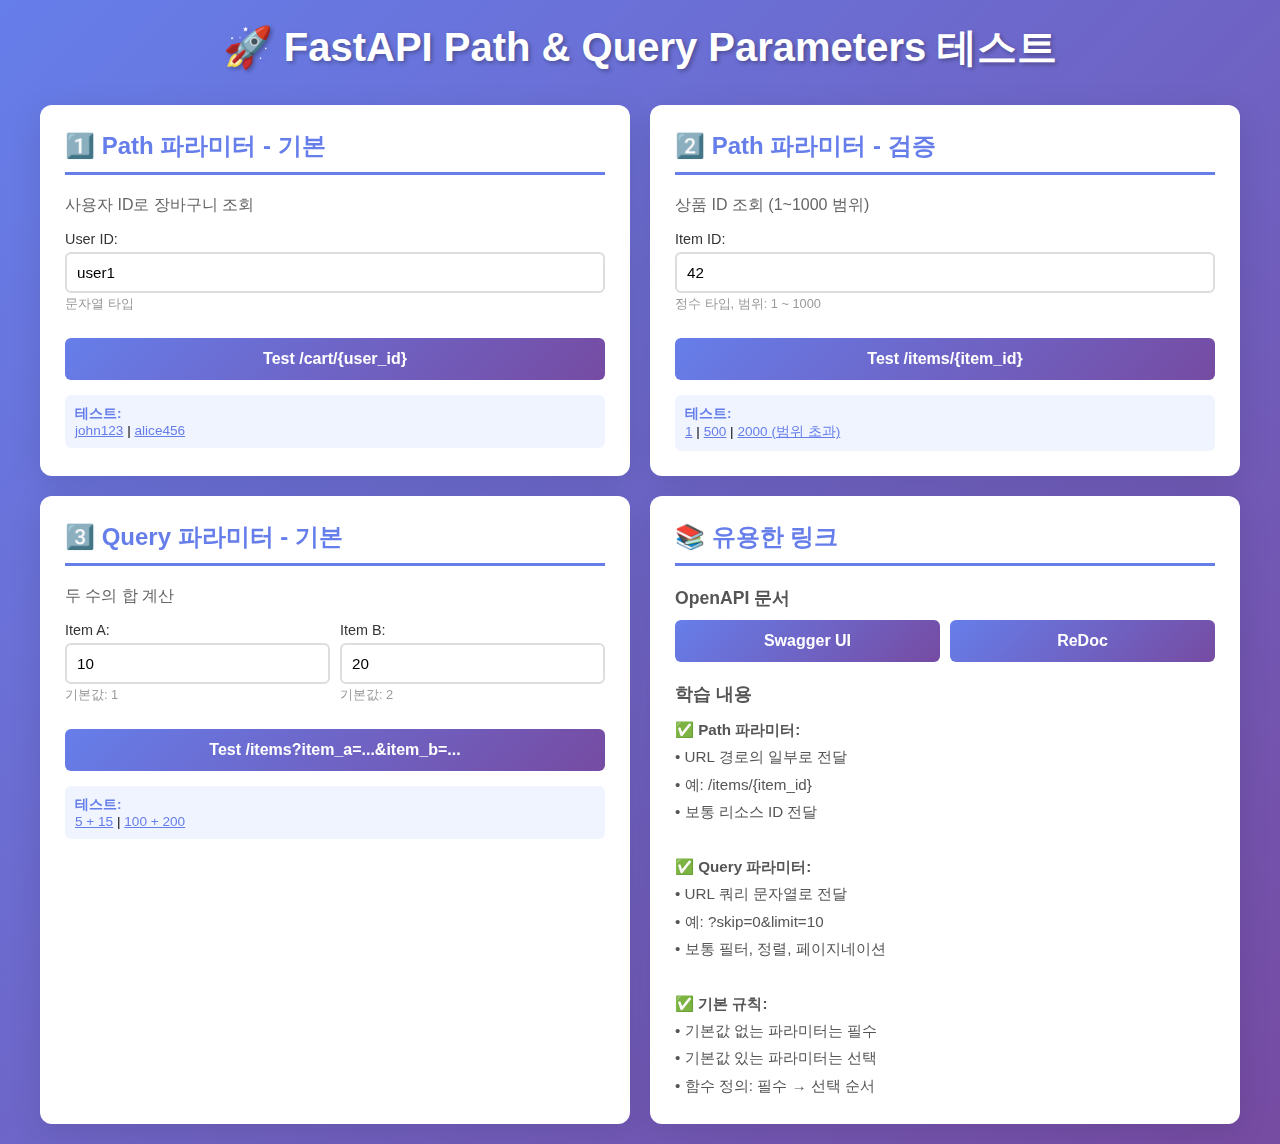
<file: templates/index.html>
<!DOCTYPE html>
<html lang="ko">
<head>
    <meta charset="UTF-8">
    <meta name="viewport" content="width=device-width, initial-scale=1.0">
    <title>FastAPI - Path & Query Parameters 테스트</title>
    <style>
        * {
            margin: 0;
            padding: 0;
            box-sizing: border-box;
        }

        body {
            font-family: 'Segoe UI', Tahoma, Geneva, Verdana, sans-serif;
            background: linear-gradient(135deg, #667eea 0%, #764ba2 100%);
            min-height: 100vh;
            padding: 20px;
        }

        .container {
            max-width: 1200px;
            margin: 0 auto;
        }

        h1 {
            color: white;
            text-align: center;
            margin-bottom: 30px;
            font-size: 2.5em;
            text-shadow: 2px 2px 4px rgba(0,0,0,0.3);
        }

        .sections {
            display: grid;
            grid-template-columns: repeat(auto-fit, minmax(500px, 1fr));
            gap: 20px;
        }

        .section {
            background: white;
            border-radius: 12px;
            padding: 25px;
            box-shadow: 0 8px 32px rgba(0,0,0,0.1);
            backdrop-filter: blur(10px);
        }

        .section h2 {
            color: #667eea;
            margin-bottom: 20px;
            font-size: 1.5em;
            border-bottom: 3px solid #667eea;
            padding-bottom: 10px;
        }

        .section h3 {
            color: #555;
            margin-top: 20px;
            margin-bottom: 10px;
            font-size: 1.1em;
        }

        .form-group {
            margin-bottom: 15px;
        }

        label {
            display: block;
            margin-bottom: 5px;
            color: #333;
            font-weight: 500;
            font-size: 0.9em;
        }

        input, select {
            width: 100%;
            padding: 10px;
            border: 2px solid #ddd;
            border-radius: 6px;
            font-size: 0.95em;
            transition: border-color 0.3s;
        }

        input:focus, select:focus {
            outline: none;
            border-color: #667eea;
            box-shadow: 0 0 0 3px rgba(102, 126, 234, 0.1);
        }

        button {
            width: 100%;
            padding: 12px;
            background: linear-gradient(135deg, #667eea 0%, #764ba2 100%);
            color: white;
            border: none;
            border-radius: 6px;
            font-size: 1em;
            font-weight: 600;
            cursor: pointer;
            transition: transform 0.2s, box-shadow 0.2s;
            margin-top: 10px;
        }

        button:hover {
            transform: translateY(-2px);
            box-shadow: 0 8px 16px rgba(102, 126, 234, 0.4);
        }

        button:active {
            transform: translateY(0);
        }

        .result {
            margin-top: 20px;
            padding: 15px;
            background: #f8f9fa;
            border-left: 4px solid #667eea;
            border-radius: 6px;
            display: none;
        }

        .result.show {
            display: block;
        }

        .result-title {
            color: #667eea;
            font-weight: 600;
            margin-bottom: 10px;
        }

        .result-content {
            background: white;
            padding: 10px;
            border-radius: 4px;
            font-family: 'Courier New', monospace;
            font-size: 0.9em;
            word-break: break-all;
            max-height: 300px;
            overflow-y: auto;
        }

        .result-url {
            color: #666;
            font-size: 0.85em;
            margin-top: 10px;
            word-break: break-all;
            background: #e8eaf6;
            padding: 8px;
            border-radius: 4px;
        }

        .error {
            color: #d32f2f;
            border-left-color: #d32f2f;
        }

        .success {
            color: #388e3c;
            border-left-color: #388e3c;
        }

        .form-row {
            display: grid;
            grid-template-columns: 1fr 1fr;
            gap: 10px;
        }

        .inline-buttons {
            display: grid;
            grid-template-columns: 1fr 1fr;
            gap: 10px;
            margin-top: 10px;
        }

        .inline-buttons button {
            margin: 0;
        }

        .param-info {
            font-size: 0.8em;
            color: #999;
            margin-top: 3px;
        }

        .examples {
            margin-top: 15px;
            padding: 10px;
            background: #f0f4ff;
            border-radius: 6px;
            font-size: 0.85em;
        }

        .examples strong {
            color: #667eea;
        }

        .test-link {
            color: #667eea;
            cursor: pointer;
            text-decoration: underline;
        }

        .test-link:hover {
            color: #764ba2;
        }

        .loading {
            display: none;
            text-align: center;
            color: #667eea;
        }

        .spinner {
            border: 3px solid #f3f3f3;
            border-top: 3px solid #667eea;
            border-radius: 50%;
            width: 20px;
            height: 20px;
            animation: spin 1s linear infinite;
            display: inline-block;
            margin-right: 8px;
        }

        @keyframes spin {
            0% { transform: rotate(0deg); }
            100% { transform: rotate(360deg); }
        }

        .status-code {
            display: inline-block;
            padding: 4px 8px;
            border-radius: 4px;
            font-weight: 600;
            margin-top: 8px;
            font-size: 0.9em;
        }

        .status-200 {
            background: #c8e6c9;
            color: #2e7d32;
        }

        .status-422 {
            background: #ffccbc;
            color: #d84315;
        }

        .status-404 {
            background: #ffe0b2;
            color: #e65100;
        }
    </style>
</head>
<body>
    <div class="container">
        <h1>🚀 FastAPI Path & Query Parameters 테스트</h1>

        <div class="sections">
            <!-- Section 1: Path 파라미터 기본 -->
            <div class="section">
                <h2>1️⃣ Path 파라미터 - 기본</h2>
                <p style="color: #666; margin-bottom: 15px;">사용자 ID로 장바구니 조회</p>

                <div class="form-group">
                    <label for="cart-user-id">User ID:</label>
                    <input type="text" id="cart-user-id" placeholder="예: john123" value="user1">
                    <div class="param-info">문자열 타입</div>
                </div>

                <button onclick="testCart()">Test /cart/{user_id}</button>

                <div class="examples">
                    <strong>테스트:</strong><br>
                    <span class="test-link" onclick="setInputAndTest('cart-user-id', 'john123', testCart)">john123</span> |
                    <span class="test-link" onclick="setInputAndTest('cart-user-id', 'alice456', testCart)">alice456</span>
                </div>

                <div class="result" id="cart-result">
                    <div class="result-title">응답:</div>
                    <div class="result-content" id="cart-content"></div>
                    <div class="result-url" id="cart-url"></div>
                </div>
            </div>

            <!-- Section 2: Path 파라미터 검증 -->
            <div class="section">
                <h2>2️⃣ Path 파라미터 - 검증</h2>
                <p style="color: #666; margin-bottom: 15px;">상품 ID 조회 (1~1000 범위)</p>

                <div class="form-group">
                    <label for="item-id">Item ID:</label>
                    <input type="number" id="item-id" placeholder="1 ~ 1000" value="42" min="1" max="1000">
                    <div class="param-info">정수 타입, 범위: 1 ~ 1000</div>
                </div>

                <button onclick="testItem()">Test /items/{item_id}</button>

                <div class="examples">
                    <strong>테스트:</strong><br>
                    <span class="test-link" onclick="setInputAndTest('item-id', '1', testItem)">1</span> |
                    <span class="test-link" onclick="setInputAndTest('item-id', '500', testItem)">500</span> |
                    <span class="test-link" onclick="setInputAndTest('item-id', '2000', testItem)">2000 (범위 초과)</span>
                </div>

                <div class="result" id="item-result">
                    <div class="result-title">응답:</div>
                    <div class="result-content" id="item-content"></div>
                    <div class="result-url" id="item-url"></div>
                </div>
            </div>

            <!-- Section 3: Query 파라미터 기본 -->
            <div class="section">
                <h2>3️⃣ Query 파라미터 - 기본</h2>
                <p style="color: #666; margin-bottom: 15px;">두 수의 합 계산</p>

                <div class="form-row">
                    <div class="form-group">
                        <label for="item-a">Item A:</label>
                        <input type="number" id="item-a" value="10">
                        <div class="param-info">기본값: 1</div>
                    </div>
                    <div class="form-group">
                        <label for="item-b">Item B:</label>
                        <input type="number" id="item-b" value="20">
                        <div class="param-info">기본값: 2</div>
                    </div>
                </div>

                <button onclick="testItems()">Test /items?item_a=...&item_b=...</button>

                <div class="examples">
                    <strong>테스트:</strong><br>
                    <span class="test-link" onclick="setInputsAndTest('item-a', '5', 'item-b', '15', testItems)">5 + 15</span> |
                    <span class="test-link" onclick="setInputsAndTest('item-a', '100', 'item-b', '200', testItems)">100 + 200</span>
                </div>

                <div class="result" id="items-result">
                    <div class="result-title">응답:</div>
                    <div class="result-content" id="items-content"></div>
                    <div class="result-url" id="items-url"></div>
                </div>
            </div>

            <!-- Section 4: 문서 및 도움말 -->
            <div class="section">
                <h2>📚 유용한 링크</h2>

                <h3>OpenAPI 문서</h3>
                <div class="inline-buttons">
                    <button onclick="openInNewTab('/docs')">Swagger UI</button>
                    <button onclick="openInNewTab('/redoc')">ReDoc</button>
                </div>

                <h3 style="margin-top: 20px;">학습 내용</h3>
                <div style="margin-top: 10px; color: #555; font-size: 0.95em; line-height: 1.8;">
                    <strong>✅ Path 파라미터:</strong><br>
                    • URL 경로의 일부로 전달<br>
                    • 예: /items/{item_id}<br>
                    • 보통 리소스 ID 전달<br><br>

                    <strong>✅ Query 파라미터:</strong><br>
                    • URL 쿼리 문자열로 전달<br>
                    • 예: ?skip=0&limit=10<br>
                    • 보통 필터, 정렬, 페이지네이션<br><br>

                    <strong>✅ 기본 규칙:</strong><br>
                    • 기본값 없는 파라미터는 필수<br>
                    • 기본값 있는 파라미터는 선택<br>
                    • 함수 정의: 필수 → 선택 순서
                </div>
            </div>
        </div>
    </div>

    <script>
        const API_BASE = window.location.origin;

        function openInNewTab(path) {
            window.open(API_BASE + path, '_blank');
        }

        function setInputAndTest(inputId, value, testFunc) {
            document.getElementById(inputId).value = value;
            testFunc();
        }

        function setInputsAndTest(id1, val1, id2, val2, testFunc) {
            document.getElementById(id1).value = val1;
            document.getElementById(id2).value = val2;
            testFunc();
        }

        async function testCart() {
            const userId = document.getElementById('cart-user-id').value;
            if (!userId) {
                showError('cart-result', 'User ID를 입력하세요');
                return;
            }

            const url = `${API_BASE}/cart/${encodeURIComponent(userId)}`;
            await makeRequest(url, 'cart-result', 'cart-content', 'cart-url');
        }

        async function testItem() {
            const itemId = document.getElementById('item-id').value;
            if (!itemId) {
                showError('item-result', 'Item ID를 입력하세요');
                return;
            }

            const url = `${API_BASE}/items/${itemId}`;
            await makeRequest(url, 'item-result', 'item-content', 'item-url');
        }

        async function testItems() {
            const itemA = document.getElementById('item-a').value || '1';
            const itemB = document.getElementById('item-b').value || '2';

            const url = `${API_BASE}/items?item_a=${itemA}&item_b=${itemB}`;
            await makeRequest(url, 'items-result', 'items-content', 'items-url');
        }

        async function makeRequest(url, resultId, contentId, urlId) {
            const resultDiv = document.getElementById(resultId);
            const contentDiv = document.getElementById(contentId);
            const urlDiv = document.getElementById(urlId);

            try {
                resultDiv.classList.remove('show', 'error', 'success');
                contentDiv.innerHTML = '<div class="loading"><div class="spinner"></div> 요청 중...</div>';
                resultDiv.classList.add('show');

                const response = await fetch(url);
                const data = await response.json();

                resultDiv.classList.add(response.ok ? 'success' : 'error');
                contentDiv.innerHTML = `<pre>${JSON.stringify(data, null, 2)}</pre>`;

                const statusSpan = document.createElement('div');
                statusSpan.className = `status-code status-${response.status}`;
                statusSpan.textContent = `HTTP ${response.status}`;
                contentDiv.appendChild(statusSpan);

                urlDiv.innerHTML = `<strong>URL:</strong> ${url}`;
            } catch (error) {
                resultDiv.classList.add('error', 'show');
                contentDiv.innerHTML = `<strong>에러:</strong> ${error.message}`;
                urlDiv.innerHTML = `<strong>URL:</strong> ${url}`;
            }
        }

        function showError(resultId, message) {
            const resultDiv = document.getElementById(resultId);
            const contentDiv = resultDiv.querySelector('.result-content');
            resultDiv.classList.add('show', 'error');
            contentDiv.innerHTML = `<strong>⚠️ 오류:</strong> ${message}`;
        }

        // 초기 테스트
        window.addEventListener('load', () => {
            console.log('FastAPI 테스트 페이지 로드됨');
            console.log('API Base URL:', API_BASE);
        });
    </script>
</body>
</html>
</file>
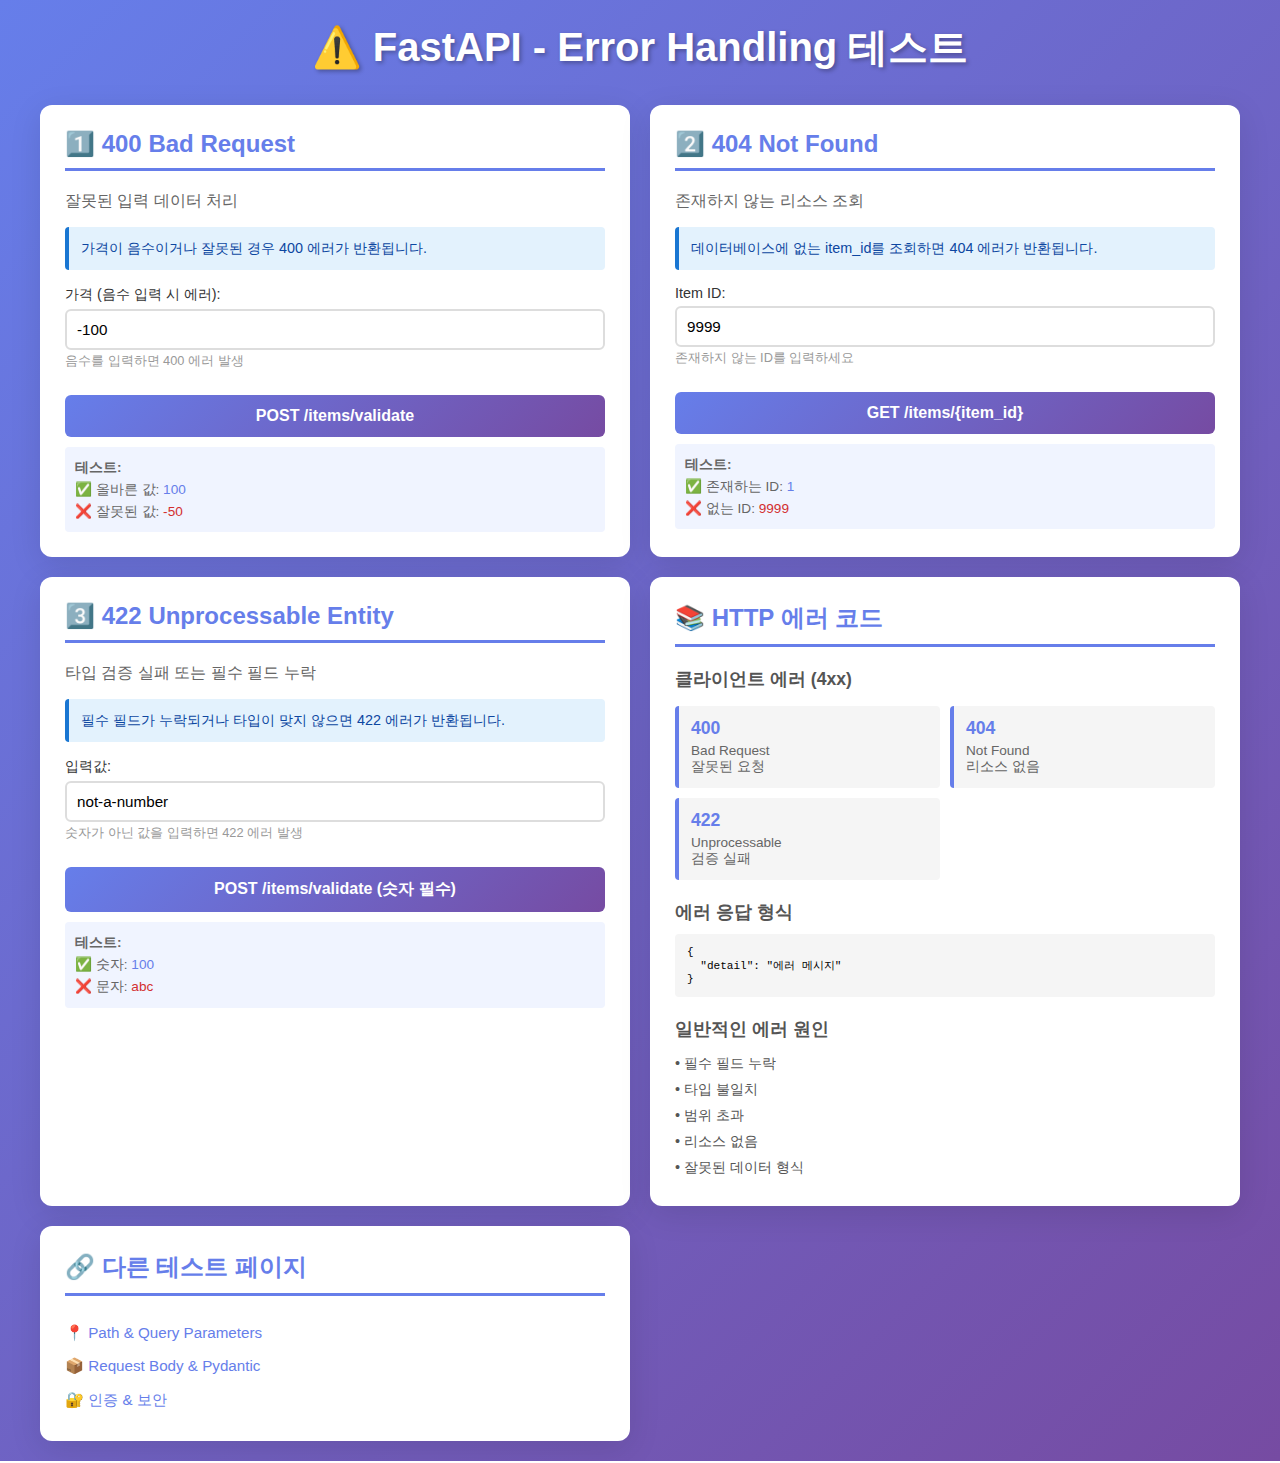
<file: templates/error_handling.html>
<!DOCTYPE html>
<html lang="ko">
<head>
    <meta charset="UTF-8">
    <meta name="viewport" content="width=device-width, initial-scale=1.0">
    <title>FastAPI - Error Handling 테스트</title>
    <style>
        * {
            margin: 0;
            padding: 0;
            box-sizing: border-box;
        }

        body {
            font-family: 'Segoe UI', Tahoma, Geneva, Verdana, sans-serif;
            background: linear-gradient(135deg, #667eea 0%, #764ba2 100%);
            min-height: 100vh;
            padding: 20px;
        }

        .container {
            max-width: 1200px;
            margin: 0 auto;
        }

        h1 {
            color: white;
            text-align: center;
            margin-bottom: 30px;
            font-size: 2.5em;
            text-shadow: 2px 2px 4px rgba(0,0,0,0.3);
        }

        .sections {
            display: grid;
            grid-template-columns: repeat(auto-fit, minmax(500px, 1fr));
            gap: 20px;
        }

        .section {
            background: white;
            border-radius: 12px;
            padding: 25px;
            box-shadow: 0 8px 32px rgba(0,0,0,0.1);
        }

        .section h2 {
            color: #667eea;
            margin-bottom: 20px;
            font-size: 1.5em;
            border-bottom: 3px solid #667eea;
            padding-bottom: 10px;
        }

        .section h3 {
            color: #555;
            margin-top: 15px;
            margin-bottom: 10px;
            font-size: 1.1em;
        }

        .form-group {
            margin-bottom: 15px;
        }

        label {
            display: block;
            margin-bottom: 5px;
            color: #333;
            font-weight: 500;
            font-size: 0.9em;
        }

        input, select {
            width: 100%;
            padding: 10px;
            border: 2px solid #ddd;
            border-radius: 6px;
            font-size: 0.95em;
            transition: border-color 0.3s;
        }

        input:focus, select:focus {
            outline: none;
            border-color: #667eea;
            box-shadow: 0 0 0 3px rgba(102, 126, 234, 0.1);
        }

        button {
            width: 100%;
            padding: 12px;
            background: linear-gradient(135deg, #667eea 0%, #764ba2 100%);
            color: white;
            border: none;
            border-radius: 6px;
            font-size: 1em;
            font-weight: 600;
            cursor: pointer;
            transition: transform 0.2s, box-shadow 0.2s;
            margin-top: 10px;
        }

        button:hover {
            transform: translateY(-2px);
            box-shadow: 0 8px 16px rgba(102, 126, 234, 0.4);
        }

        button:active {
            transform: translateY(0);
        }

        .result {
            margin-top: 20px;
            padding: 15px;
            background: #f8f9fa;
            border-left: 4px solid #667eea;
            border-radius: 6px;
            display: none;
        }

        .result.show {
            display: block;
        }

        .result-title {
            color: #667eea;
            font-weight: 600;
            margin-bottom: 10px;
        }

        .result-content {
            background: white;
            padding: 10px;
            border-radius: 4px;
            font-family: 'Courier New', monospace;
            font-size: 0.9em;
            word-break: break-all;
            max-height: 300px;
            overflow-y: auto;
        }

        .result-url {
            color: #666;
            font-size: 0.85em;
            margin-top: 10px;
            word-break: break-all;
            background: #e8eaf6;
            padding: 8px;
            border-radius: 4px;
        }

        .error {
            color: #d32f2f;
            border-left-color: #d32f2f;
        }

        .success {
            color: #388e3c;
            border-left-color: #388e3c;
        }

        .param-info {
            font-size: 0.8em;
            color: #999;
            margin-top: 3px;
        }

        .status-code {
            display: inline-block;
            padding: 4px 8px;
            border-radius: 4px;
            font-weight: 600;
            margin-top: 8px;
            font-size: 0.9em;
        }

        .status-200 {
            background: #c8e6c9;
            color: #2e7d32;
        }

        .status-400 {
            background: #ffccbc;
            color: #d84315;
        }

        .status-404 {
            background: #ffe0b2;
            color: #e65100;
        }

        .status-422 {
            background: #ffccbc;
            color: #d84315;
        }

        .status-500 {
            background: #ffcdd2;
            color: #c62828;
        }

        .error-cards {
            display: grid;
            grid-template-columns: 1fr 1fr;
            gap: 10px;
            margin-top: 15px;
        }

        .error-card {
            padding: 12px;
            background: #f5f5f5;
            border-left: 4px solid #667eea;
            border-radius: 4px;
            cursor: pointer;
            transition: all 0.2s;
        }

        .error-card:hover {
            background: #eeeeee;
            transform: translateX(4px);
        }

        .error-card-code {
            font-weight: 600;
            color: #667eea;
            font-size: 1.1em;
        }

        .error-card-desc {
            font-size: 0.85em;
            color: #666;
            margin-top: 4px;
        }

        .examples {
            font-size: 0.85em;
            color: #666;
            margin-top: 10px;
            padding: 10px;
            background: #f0f4ff;
            border-radius: 4px;
            line-height: 1.6;
        }

        .info-box {
            background: #e3f2fd;
            border-left: 4px solid #1976d2;
            padding: 12px;
            border-radius: 4px;
            margin-bottom: 15px;
            font-size: 0.9em;
            color: #0d47a1;
        }
    </style>
</head>
<body>
    <div class="container">
        <h1>⚠️ FastAPI - Error Handling 테스트</h1>

        <div class="sections">
            <!-- Section 1: 400 Bad Request -->
            <div class="section">
                <h2>1️⃣ 400 Bad Request</h2>
                <p style="color: #666; margin-bottom: 15px;">잘못된 입력 데이터 처리</p>

                <div class="info-box">
                    가격이 음수이거나 잘못된 경우 400 에러가 반환됩니다.
                </div>

                <div class="form-group">
                    <label for="bad-price">가격 (음수 입력 시 에러):</label>
                    <input type="number" id="bad-price" placeholder="음수 입력" value="-100" step="0.01">
                    <div class="param-info">음수를 입력하면 400 에러 발생</div>
                </div>

                <button onclick="testBadRequest()">POST /items/validate</button>

                <div class="examples">
                    <strong>테스트:</strong><br>
                    ✅ 올바른 값: <span style="cursor: pointer; color: #667eea;" onclick="setInput('bad-price', '100'); testBadRequest();">100</span><br>
                    ❌ 잘못된 값: <span style="cursor: pointer; color: #d32f2f;" onclick="setInput('bad-price', '-50'); testBadRequest();">-50</span>
                </div>

                <div class="result" id="bad-request-result">
                    <div class="result-title">응답:</div>
                    <div class="result-content" id="bad-request-content"></div>
                    <div class="result-url" id="bad-request-url"></div>
                </div>
            </div>

            <!-- Section 2: 404 Not Found -->
            <div class="section">
                <h2>2️⃣ 404 Not Found</h2>
                <p style="color: #666; margin-bottom: 15px;">존재하지 않는 리소스 조회</p>

                <div class="info-box">
                    데이터베이스에 없는 item_id를 조회하면 404 에러가 반환됩니다.
                </div>

                <div class="form-group">
                    <label for="item-id-404">Item ID:</label>
                    <input type="number" id="item-id-404" placeholder="존재하지 않는 ID" value="9999">
                    <div class="param-info">존재하지 않는 ID를 입력하세요</div>
                </div>

                <button onclick="testNotFound()">GET /items/{item_id}</button>

                <div class="examples">
                    <strong>테스트:</strong><br>
                    ✅ 존재하는 ID: <span style="cursor: pointer; color: #667eea;" onclick="setInput('item-id-404', '1'); testNotFound();">1</span><br>
                    ❌ 없는 ID: <span style="cursor: pointer; color: #d32f2f;" onclick="setInput('item-id-404', '9999'); testNotFound();">9999</span>
                </div>

                <div class="result" id="not-found-result">
                    <div class="result-title">응답:</div>
                    <div class="result-content" id="not-found-content"></div>
                    <div class="result-url" id="not-found-url"></div>
                </div>
            </div>

            <!-- Section 3: 422 Unprocessable Entity -->
            <div class="section">
                <h2>3️⃣ 422 Unprocessable Entity</h2>
                <p style="color: #666; margin-bottom: 15px;">타입 검증 실패 또는 필수 필드 누락</p>

                <div class="info-box">
                    필수 필드가 누락되거나 타입이 맞지 않으면 422 에러가 반환됩니다.
                </div>

                <div class="form-group">
                    <label for="validation-input">입력값:</label>
                    <input type="text" id="validation-input" placeholder="문자열을 입력하세요" value="not-a-number">
                    <div class="param-info">숫자가 아닌 값을 입력하면 422 에러 발생</div>
                </div>

                <button onclick="testUnprocessable()">POST /items/validate (숫자 필수)</button>

                <div class="examples">
                    <strong>테스트:</strong><br>
                    ✅ 숫자: <span style="cursor: pointer; color: #667eea;" onclick="setInput('validation-input', '100'); testUnprocessable();">100</span><br>
                    ❌ 문자: <span style="cursor: pointer; color: #d32f2f;" onclick="setInput('validation-input', 'abc'); testUnprocessable();">abc</span>
                </div>

                <div class="result" id="unprocessable-result">
                    <div class="result-title">응답:</div>
                    <div class="result-content" id="unprocessable-content"></div>
                    <div class="result-url" id="unprocessable-url"></div>
                </div>
            </div>

            <!-- Section 4: 에러 코드 요약 -->
            <div class="section">
                <h2>📚 HTTP 에러 코드</h2>

                <h3>클라이언트 에러 (4xx)</h3>
                <div class="error-cards">
                    <div class="error-card">
                        <div class="error-card-code">400</div>
                        <div class="error-card-desc">Bad Request<br>잘못된 요청</div>
                    </div>
                    <div class="error-card">
                        <div class="error-card-code">404</div>
                        <div class="error-card-desc">Not Found<br>리소스 없음</div>
                    </div>
                    <div class="error-card">
                        <div class="error-card-code">422</div>
                        <div class="error-card-desc">Unprocessable<br>검증 실패</div>
                    </div>
                </div>

                <h3 style="margin-top: 20px;">에러 응답 형식</h3>
                <div style="background: #f5f5f5; padding: 12px; border-radius: 4px; font-family: 'Courier New', monospace; font-size: 0.85em;">
                    <pre>{
  "detail": "에러 메시지"
}</pre>
                </div>

                <h3 style="margin-top: 20px;">일반적인 에러 원인</h3>
                <div style="color: #555; font-size: 0.9em; line-height: 1.8;">
                    • 필수 필드 누락<br>
                    • 타입 불일치<br>
                    • 범위 초과<br>
                    • 리소스 없음<br>
                    • 잘못된 데이터 형식
                </div>
            </div>

            <!-- Section 5: 테스트 페이지 링크 -->
            <div class="section">
                <h2>🔗 다른 테스트 페이지</h2>

                <div style="color: #555; line-height: 2.2; font-size: 0.95em;">
                    <a href="/templates/index.html" style="color: #667eea; text-decoration: none;">
                        📍 Path & Query Parameters
                    </a><br>
                    <a href="/templates/request_body.html" style="color: #667eea; text-decoration: none;">
                        📦 Request Body & Pydantic
                    </a><br>
                    <a href="/templates/security.html" style="color: #667eea; text-decoration: none;">
                        🔐 인증 & 보안
                    </a>
                </div>
            </div>
        </div>
    </div>

    <script>
        const API_BASE = window.location.origin;

        function setInput(elementId, value) {
            document.getElementById(elementId).value = value;
        }

        async function testBadRequest() {
            const price = document.getElementById('bad-price').value;

            if (!price) {
                showError('bad-request-result', '가격을 입력하세요');
                return;
            }

            const payload = { price: parseFloat(price) };
            const url = `${API_BASE}/items/validate`;

            try {
                const response = await fetch(url, {
                    method: 'POST',
                    headers: { 'Content-Type': 'application/json' },
                    body: JSON.stringify(payload)
                });

                const data = await response.json();
                showResult('bad-request-result', 'bad-request-content', 'bad-request-url',
                    response.status, data, url);
            } catch (error) {
                showError('bad-request-result', error.message);
            }
        }

        async function testNotFound() {
            const itemId = document.getElementById('item-id-404').value;

            if (!itemId) {
                showError('not-found-result', 'Item ID를 입력하세요');
                return;
            }

            const url = `${API_BASE}/items/${itemId}`;

            try {
                const response = await fetch(url);
                const data = await response.json();

                showResult('not-found-result', 'not-found-content', 'not-found-url',
                    response.status, data, url);
            } catch (error) {
                showError('not-found-result', error.message);
            }
        }

        async function testUnprocessable() {
            const input = document.getElementById('validation-input').value;

            if (!input) {
                showError('unprocessable-result', '입력값을 입력하세요');
                return;
            }

            const payload = { value: input };
            const url = `${API_BASE}/items/validate-type`;

            try {
                const response = await fetch(url, {
                    method: 'POST',
                    headers: { 'Content-Type': 'application/json' },
                    body: JSON.stringify(payload)
                });

                const data = await response.json();
                showResult('unprocessable-result', 'unprocessable-content', 'unprocessable-url',
                    response.status, data, url);
            } catch (error) {
                showError('unprocessable-result', error.message);
            }
        }

        function showResult(resultId, contentId, urlId, status, data, url) {
            const resultDiv = document.getElementById(resultId);
            const contentDiv = document.getElementById(contentId);
            const urlDiv = document.getElementById(urlId);

            resultDiv.classList.remove('error', 'success');
            resultDiv.classList.add('show', status < 400 ? 'success' : 'error');

            contentDiv.innerHTML = `<pre>${JSON.stringify(data, null, 2)}</pre>`;

            const statusSpan = document.createElement('div');
            statusSpan.className = `status-code status-${status}`;
            statusSpan.textContent = `HTTP ${status}`;
            contentDiv.appendChild(statusSpan);

            urlDiv.innerHTML = `<strong>URL:</strong> ${url}`;
        }

        function showError(resultId, message) {
            const resultDiv = document.getElementById(resultId);
            const contentDiv = resultDiv.querySelector('.result-content');
            resultDiv.classList.add('show', 'error');
            contentDiv.innerHTML = `<strong>⚠️ 오류:</strong> ${message}`;
        }
    </script>
</body>
</html>
</file>
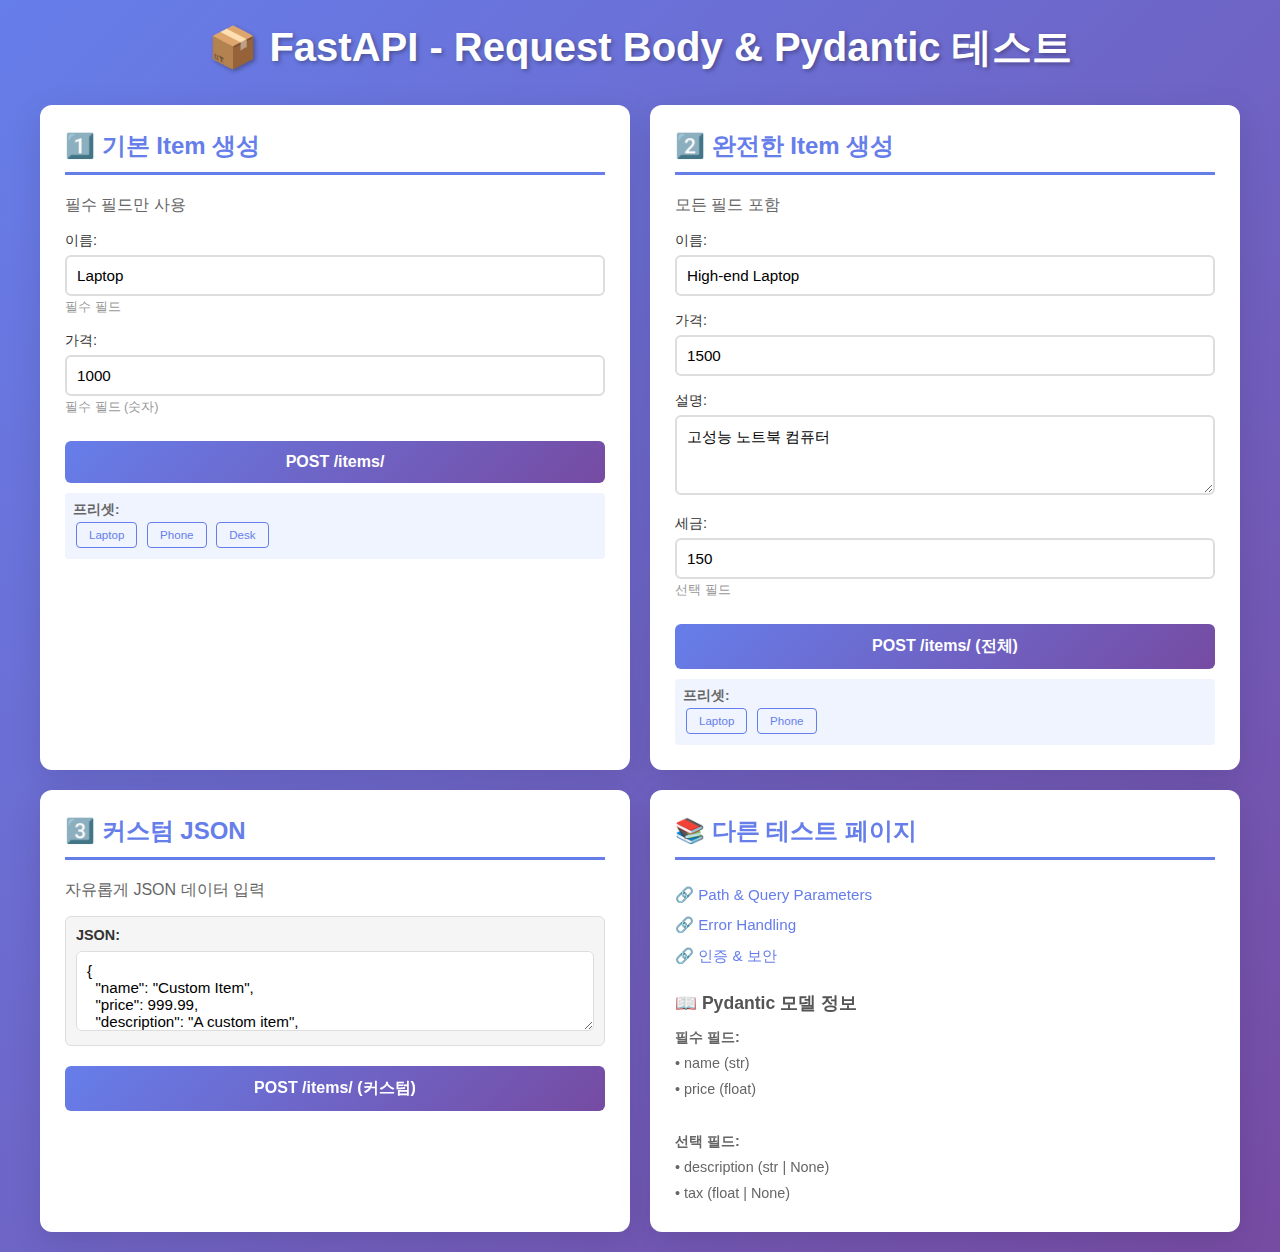
<file: templates/request_body.html>
<!DOCTYPE html>
<html lang="ko">
<head>
    <meta charset="UTF-8">
    <meta name="viewport" content="width=device-width, initial-scale=1.0">
    <title>FastAPI - Request Body & Pydantic 테스트</title>
    <style>
        * {
            margin: 0;
            padding: 0;
            box-sizing: border-box;
        }

        body {
            font-family: 'Segoe UI', Tahoma, Geneva, Verdana, sans-serif;
            background: linear-gradient(135deg, #667eea 0%, #764ba2 100%);
            min-height: 100vh;
            padding: 20px;
        }

        .container {
            max-width: 1200px;
            margin: 0 auto;
        }

        h1 {
            color: white;
            text-align: center;
            margin-bottom: 30px;
            font-size: 2.5em;
            text-shadow: 2px 2px 4px rgba(0,0,0,0.3);
        }

        .sections {
            display: grid;
            grid-template-columns: repeat(auto-fit, minmax(500px, 1fr));
            gap: 20px;
        }

        .section {
            background: white;
            border-radius: 12px;
            padding: 25px;
            box-shadow: 0 8px 32px rgba(0,0,0,0.1);
        }

        .section h2 {
            color: #667eea;
            margin-bottom: 20px;
            font-size: 1.5em;
            border-bottom: 3px solid #667eea;
            padding-bottom: 10px;
        }

        .section h3 {
            color: #555;
            margin-top: 15px;
            margin-bottom: 10px;
            font-size: 1.1em;
        }

        .form-group {
            margin-bottom: 15px;
        }

        label {
            display: block;
            margin-bottom: 5px;
            color: #333;
            font-weight: 500;
            font-size: 0.9em;
        }

        input, textarea, select {
            width: 100%;
            padding: 10px;
            border: 2px solid #ddd;
            border-radius: 6px;
            font-size: 0.95em;
            font-family: inherit;
            transition: border-color 0.3s;
        }

        textarea {
            resize: vertical;
            min-height: 80px;
        }

        input:focus, textarea:focus, select:focus {
            outline: none;
            border-color: #667eea;
            box-shadow: 0 0 0 3px rgba(102, 126, 234, 0.1);
        }

        button {
            width: 100%;
            padding: 12px;
            background: linear-gradient(135deg, #667eea 0%, #764ba2 100%);
            color: white;
            border: none;
            border-radius: 6px;
            font-size: 1em;
            font-weight: 600;
            cursor: pointer;
            transition: transform 0.2s, box-shadow 0.2s;
            margin-top: 10px;
        }

        button:hover {
            transform: translateY(-2px);
            box-shadow: 0 8px 16px rgba(102, 126, 234, 0.4);
        }

        button:active {
            transform: translateY(0);
        }

        .result {
            margin-top: 20px;
            padding: 15px;
            background: #f8f9fa;
            border-left: 4px solid #667eea;
            border-radius: 6px;
            display: none;
        }

        .result.show {
            display: block;
        }

        .result-title {
            color: #667eea;
            font-weight: 600;
            margin-bottom: 10px;
        }

        .result-content {
            background: white;
            padding: 10px;
            border-radius: 4px;
            font-family: 'Courier New', monospace;
            font-size: 0.9em;
            word-break: break-all;
            max-height: 300px;
            overflow-y: auto;
        }

        .result-url {
            color: #666;
            font-size: 0.85em;
            margin-top: 10px;
            word-break: break-all;
            background: #e8eaf6;
            padding: 8px;
            border-radius: 4px;
        }

        .error {
            color: #d32f2f;
            border-left-color: #d32f2f;
        }

        .success {
            color: #388e3c;
            border-left-color: #388e3c;
        }

        .form-row {
            display: grid;
            grid-template-columns: 1fr 1fr;
            gap: 10px;
        }

        .param-info {
            font-size: 0.8em;
            color: #999;
            margin-top: 3px;
        }

        .status-code {
            display: inline-block;
            padding: 4px 8px;
            border-radius: 4px;
            font-weight: 600;
            margin-top: 8px;
            font-size: 0.9em;
        }

        .status-200 {
            background: #c8e6c9;
            color: #2e7d32;
        }

        .status-201 {
            background: #c8e6c9;
            color: #2e7d32;
        }

        .status-400 {
            background: #ffccbc;
            color: #d84315;
        }

        .status-422 {
            background: #ffccbc;
            color: #d84315;
        }

        .json-editor {
            background: #f5f5f5;
            padding: 10px;
            border-radius: 6px;
            margin-bottom: 10px;
            border: 1px solid #ddd;
        }

        .json-editor textarea {
            background: white;
            border: 1px solid #ddd;
        }

        .examples {
            font-size: 0.85em;
            color: #666;
            margin-top: 10px;
            padding: 8px;
            background: #f0f4ff;
            border-radius: 4px;
        }

        .preset-btn {
            display: inline-block;
            padding: 6px 12px;
            margin: 3px;
            background: #f0f4ff;
            border: 1px solid #667eea;
            color: #667eea;
            border-radius: 4px;
            cursor: pointer;
            font-size: 0.85em;
            transition: all 0.2s;
        }

        .preset-btn:hover {
            background: #667eea;
            color: white;
        }

        .inline-buttons {
            display: flex;
            gap: 10px;
            margin-top: 10px;
            flex-wrap: wrap;
        }
    </style>
</head>
<body>
    <div class="container">
        <h1>📦 FastAPI - Request Body & Pydantic 테스트</h1>

        <div class="sections">
            <!-- Section 1: 기본 Item 생성 -->
            <div class="section">
                <h2>1️⃣ 기본 Item 생성</h2>
                <p style="color: #666; margin-bottom: 15px;">필수 필드만 사용</p>

                <div class="form-group">
                    <label for="item-name">이름:</label>
                    <input type="text" id="item-name" placeholder="예: Laptop" value="Laptop">
                    <div class="param-info">필수 필드</div>
                </div>

                <div class="form-group">
                    <label for="item-price">가격:</label>
                    <input type="number" id="item-price" placeholder="예: 1000" value="1000" step="0.01">
                    <div class="param-info">필수 필드 (숫자)</div>
                </div>

                <button onclick="createItem()">POST /items/</button>

                <div class="examples">
                    <strong>프리셋:</strong><br>
                    <span class="preset-btn" onclick="setItemPreset('Laptop', 1000)">Laptop</span>
                    <span class="preset-btn" onclick="setItemPreset('Phone', 500)">Phone</span>
                    <span class="preset-btn" onclick="setItemPreset('Desk', 200)">Desk</span>
                </div>

                <div class="result" id="create-result">
                    <div class="result-title">응답:</div>
                    <div class="result-content" id="create-content"></div>
                    <div class="result-url" id="create-url"></div>
                </div>
            </div>

            <!-- Section 2: 완전한 Item 생성 -->
            <div class="section">
                <h2>2️⃣ 완전한 Item 생성</h2>
                <p style="color: #666; margin-bottom: 15px;">모든 필드 포함</p>

                <div class="form-group">
                    <label for="item-full-name">이름:</label>
                    <input type="text" id="item-full-name" placeholder="예: High-end Laptop" value="High-end Laptop">
                </div>

                <div class="form-group">
                    <label for="item-full-price">가격:</label>
                    <input type="number" id="item-full-price" placeholder="예: 1500" value="1500" step="0.01">
                </div>

                <div class="form-group">
                    <label for="item-description">설명:</label>
                    <textarea id="item-description" placeholder="상품 설명">고성능 노트북 컴퓨터</textarea>
                </div>

                <div class="form-group">
                    <label for="item-tax">세금:</label>
                    <input type="number" id="item-tax" placeholder="선택사항" value="150" step="0.01">
                    <div class="param-info">선택 필드</div>
                </div>

                <button onclick="createFullItem()">POST /items/ (전체)</button>

                <div class="examples">
                    <strong>프리셋:</strong><br>
                    <span class="preset-btn" onclick="setFullItemPreset('Laptop', 1500, 'High-end laptop', 150)">Laptop</span>
                    <span class="preset-btn" onclick="setFullItemPreset('Phone', 800, 'Smartphone', 80)">Phone</span>
                </div>

                <div class="result" id="create-full-result">
                    <div class="result-title">응답:</div>
                    <div class="result-content" id="create-full-content"></div>
                    <div class="result-url" id="create-full-url"></div>
                </div>
            </div>

            <!-- Section 3: 커스텀 JSON -->
            <div class="section">
                <h2>3️⃣ 커스텀 JSON</h2>
                <p style="color: #666; margin-bottom: 15px;">자유롭게 JSON 데이터 입력</p>

                <div class="json-editor">
                    <label for="custom-json" style="display: block; margin-bottom: 8px; font-weight: 600;">JSON:</label>
                    <textarea id="custom-json">{
  "name": "Custom Item",
  "price": 999.99,
  "description": "A custom item",
  "tax": 99.99
}</textarea>
                </div>

                <button onclick="createCustomItem()">POST /items/ (커스텀)</button>

                <div class="result" id="create-custom-result">
                    <div class="result-title">응답:</div>
                    <div class="result-content" id="create-custom-content"></div>
                    <div class="result-url" id="create-custom-url"></div>
                </div>
            </div>

            <!-- Section 4: 테스트 페이지 링크 -->
            <div class="section">
                <h2>📚 다른 테스트 페이지</h2>

                <div style="color: #555; line-height: 2; font-size: 0.95em;">
                    <div>
                        <a href="/templates/index.html" style="color: #667eea; text-decoration: none;">
                            🔗 Path & Query Parameters
                        </a>
                    </div>
                    <div>
                        <a href="/templates/error_handling.html" style="color: #667eea; text-decoration: none;">
                            🔗 Error Handling
                        </a>
                    </div>
                    <div>
                        <a href="/templates/security.html" style="color: #667eea; text-decoration: none;">
                            🔗 인증 & 보안
                        </a>
                    </div>
                </div>

                <h3 style="margin-top: 20px;">📖 Pydantic 모델 정보</h3>
                <div style="color: #666; font-size: 0.9em; line-height: 1.8;">
                    <strong>필수 필드:</strong><br>
                    • name (str)<br>
                    • price (float)<br><br>

                    <strong>선택 필드:</strong><br>
                    • description (str | None)<br>
                    • tax (float | None)
                </div>
            </div>
        </div>
    </div>

    <script>
        const API_BASE = window.location.origin;

        function setItemPreset(name, price) {
            document.getElementById('item-name').value = name;
            document.getElementById('item-price').value = price;
        }

        function setFullItemPreset(name, price, desc, tax) {
            document.getElementById('item-full-name').value = name;
            document.getElementById('item-full-price').value = price;
            document.getElementById('item-description').value = desc;
            document.getElementById('item-tax').value = tax;
        }

        async function createItem() {
            const name = document.getElementById('item-name').value;
            const price = parseFloat(document.getElementById('item-price').value);

            if (!name || !price) {
                showError('create-result', '이름과 가격을 입력하세요');
                return;
            }

            const payload = { name, price };
            await makePostRequest(`${API_BASE}/items/`, payload, 'create-result', 'create-content', 'create-url');
        }

        async function createFullItem() {
            const name = document.getElementById('item-full-name').value;
            const price = parseFloat(document.getElementById('item-full-price').value);
            const description = document.getElementById('item-description').value || null;
            const tax = document.getElementById('item-tax').value ? parseFloat(document.getElementById('item-tax').value) : null;

            if (!name || !price) {
                showError('create-full-result', '이름과 가격은 필수입니다');
                return;
            }

            const payload = { name, price, description, tax };
            await makePostRequest(`${API_BASE}/items/`, payload, 'create-full-result', 'create-full-content', 'create-full-url');
        }

        async function createCustomItem() {
            const jsonText = document.getElementById('custom-json').value;

            try {
                const payload = JSON.parse(jsonText);
                await makePostRequest(`${API_BASE}/items/`, payload, 'create-custom-result', 'create-custom-content', 'create-custom-url');
            } catch (error) {
                showError('create-custom-result', `JSON 파싱 오류: ${error.message}`);
            }
        }

        async function makePostRequest(url, payload, resultId, contentId, urlId) {
            const resultDiv = document.getElementById(resultId);
            const contentDiv = document.getElementById(contentId);
            const urlDiv = document.getElementById(urlId);

            try {
                resultDiv.classList.remove('show', 'error', 'success');
                contentDiv.innerHTML = '<div style="text-align: center; color: #667eea;">요청 중...</div>';
                resultDiv.classList.add('show');

                const response = await fetch(url, {
                    method: 'POST',
                    headers: {
                        'Content-Type': 'application/json',
                    },
                    body: JSON.stringify(payload)
                });

                const data = await response.json();

                resultDiv.classList.add(response.ok ? 'success' : 'error');
                contentDiv.innerHTML = `<pre>${JSON.stringify(data, null, 2)}</pre>`;

                const statusSpan = document.createElement('div');
                statusSpan.className = `status-code status-${response.status}`;
                statusSpan.textContent = `HTTP ${response.status}`;
                contentDiv.appendChild(statusSpan);

                urlDiv.innerHTML = `<strong>Method:</strong> POST<br><strong>URL:</strong> ${url}<br><strong>Payload:</strong><br><pre>${JSON.stringify(payload, null, 2)}</pre>`;
            } catch (error) {
                resultDiv.classList.add('error', 'show');
                contentDiv.innerHTML = `<strong>에러:</strong> ${error.message}`;
                urlDiv.innerHTML = `<strong>URL:</strong> ${url}`;
            }
        }

        function showError(resultId, message) {
            const resultDiv = document.getElementById(resultId);
            const contentDiv = resultDiv.querySelector('.result-content');
            resultDiv.classList.add('show', 'error');
            contentDiv.innerHTML = `<strong>⚠️ 오류:</strong> ${message}`;
        }
    </script>
</body>
</html>
</file>
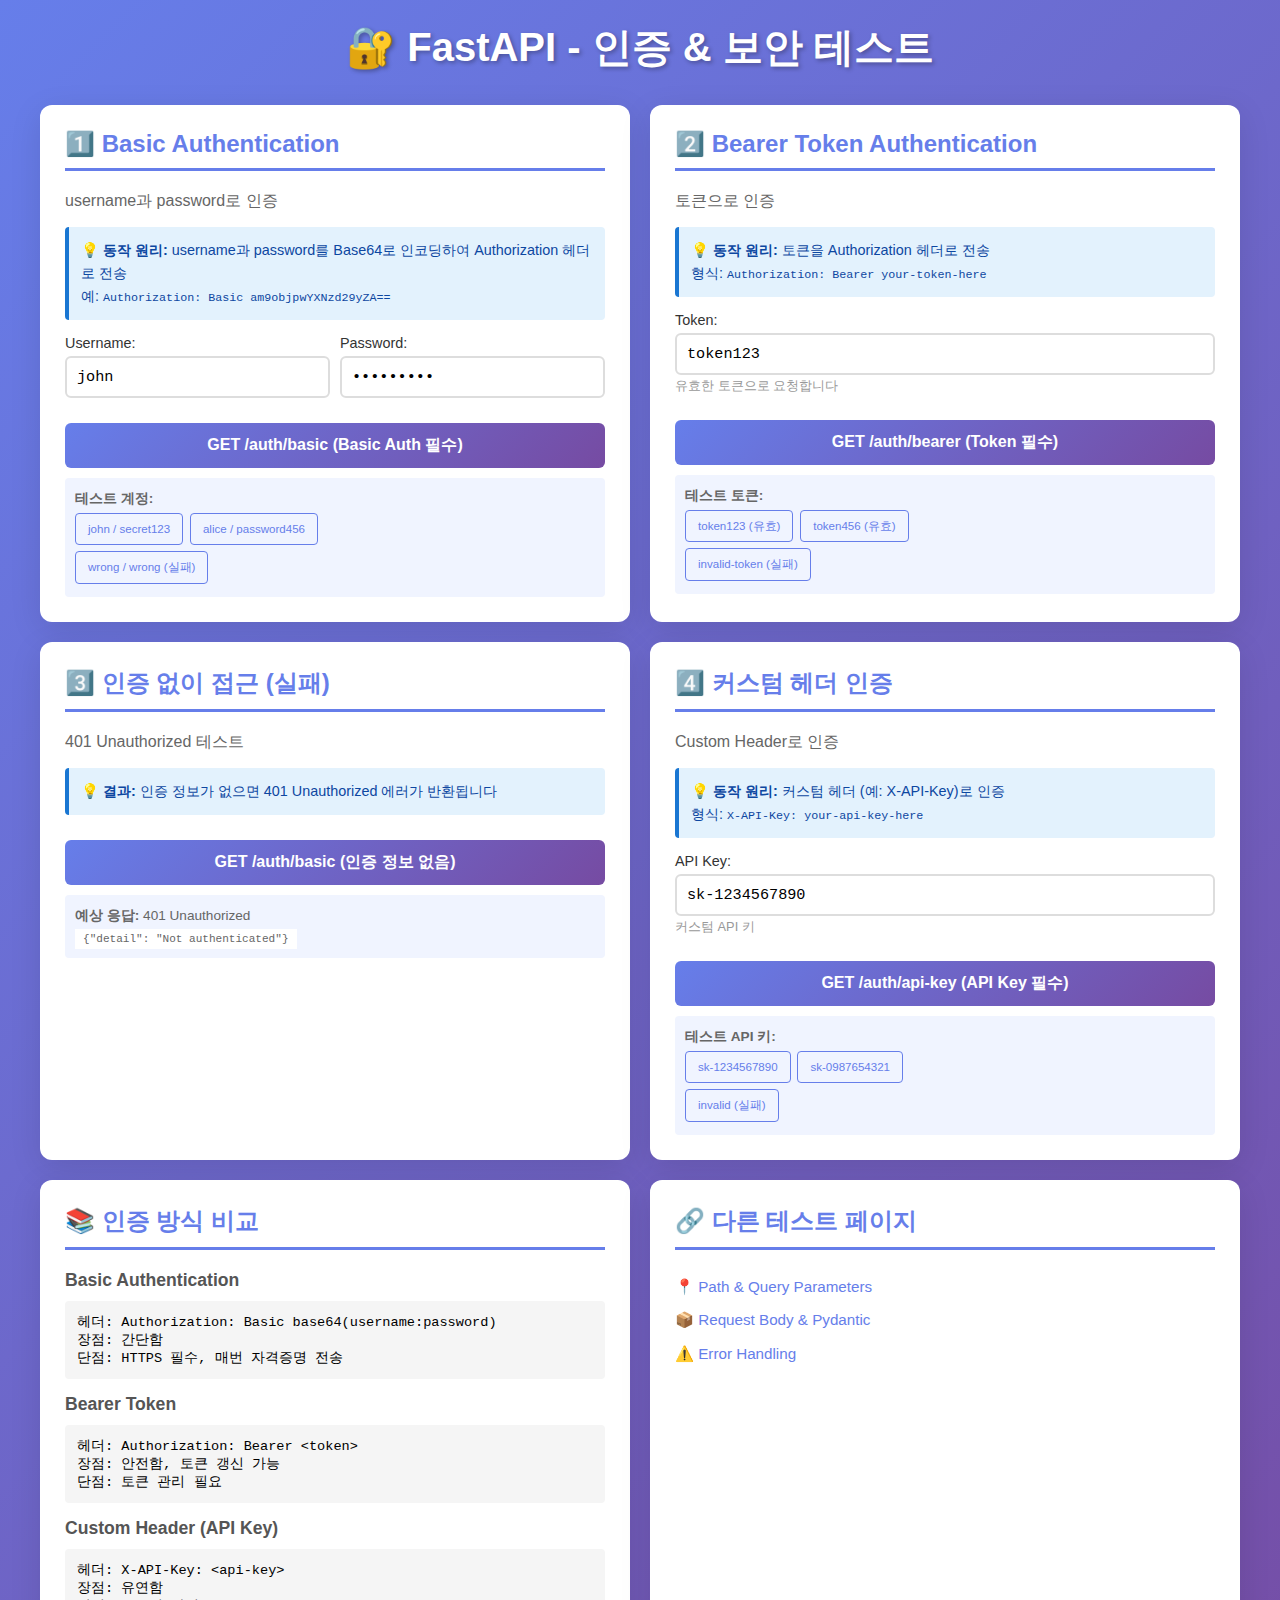
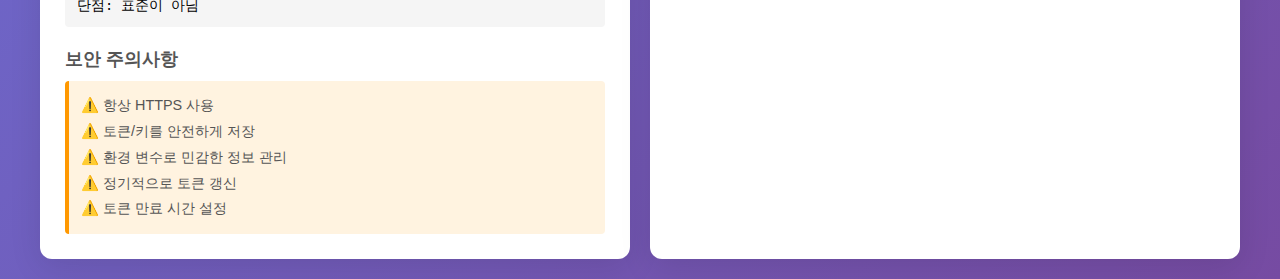
<file: templates/security.html>
<!DOCTYPE html>
<html lang="ko">
<head>
    <meta charset="UTF-8">
    <meta name="viewport" content="width=device-width, initial-scale=1.0">
    <title>FastAPI - 인증 & 보안 테스트</title>
    <style>
        * {
            margin: 0;
            padding: 0;
            box-sizing: border-box;
        }

        body {
            font-family: 'Segoe UI', Tahoma, Geneva, Verdana, sans-serif;
            background: linear-gradient(135deg, #667eea 0%, #764ba2 100%);
            min-height: 100vh;
            padding: 20px;
        }

        .container {
            max-width: 1200px;
            margin: 0 auto;
        }

        h1 {
            color: white;
            text-align: center;
            margin-bottom: 30px;
            font-size: 2.5em;
            text-shadow: 2px 2px 4px rgba(0,0,0,0.3);
        }

        .sections {
            display: grid;
            grid-template-columns: repeat(auto-fit, minmax(500px, 1fr));
            gap: 20px;
        }

        .section {
            background: white;
            border-radius: 12px;
            padding: 25px;
            box-shadow: 0 8px 32px rgba(0,0,0,0.1);
        }

        .section h2 {
            color: #667eea;
            margin-bottom: 20px;
            font-size: 1.5em;
            border-bottom: 3px solid #667eea;
            padding-bottom: 10px;
        }

        .section h3 {
            color: #555;
            margin-top: 15px;
            margin-bottom: 10px;
            font-size: 1.1em;
        }

        .form-group {
            margin-bottom: 15px;
        }

        label {
            display: block;
            margin-bottom: 5px;
            color: #333;
            font-weight: 500;
            font-size: 0.9em;
        }

        input, textarea {
            width: 100%;
            padding: 10px;
            border: 2px solid #ddd;
            border-radius: 6px;
            font-size: 0.95em;
            font-family: 'Courier New', monospace;
            transition: border-color 0.3s;
        }

        textarea {
            resize: vertical;
            min-height: 60px;
            font-family: 'Courier New', monospace;
        }

        input:focus, textarea:focus {
            outline: none;
            border-color: #667eea;
            box-shadow: 0 0 0 3px rgba(102, 126, 234, 0.1);
        }

        button {
            width: 100%;
            padding: 12px;
            background: linear-gradient(135deg, #667eea 0%, #764ba2 100%);
            color: white;
            border: none;
            border-radius: 6px;
            font-size: 1em;
            font-weight: 600;
            cursor: pointer;
            transition: transform 0.2s, box-shadow 0.2s;
            margin-top: 10px;
        }

        button:hover {
            transform: translateY(-2px);
            box-shadow: 0 8px 16px rgba(102, 126, 234, 0.4);
        }

        button:active {
            transform: translateY(0);
        }

        .result {
            margin-top: 20px;
            padding: 15px;
            background: #f8f9fa;
            border-left: 4px solid #667eea;
            border-radius: 6px;
            display: none;
        }

        .result.show {
            display: block;
        }

        .result-title {
            color: #667eea;
            font-weight: 600;
            margin-bottom: 10px;
        }

        .result-content {
            background: white;
            padding: 10px;
            border-radius: 4px;
            font-family: 'Courier New', monospace;
            font-size: 0.9em;
            word-break: break-all;
            max-height: 300px;
            overflow-y: auto;
        }

        .result-url {
            color: #666;
            font-size: 0.85em;
            margin-top: 10px;
            word-break: break-all;
            background: #e8eaf6;
            padding: 8px;
            border-radius: 4px;
        }

        .error {
            color: #d32f2f;
            border-left-color: #d32f2f;
        }

        .success {
            color: #388e3c;
            border-left-color: #388e3c;
        }

        .param-info {
            font-size: 0.8em;
            color: #999;
            margin-top: 3px;
        }

        .status-code {
            display: inline-block;
            padding: 4px 8px;
            border-radius: 4px;
            font-weight: 600;
            margin-top: 8px;
            font-size: 0.9em;
        }

        .status-200 {
            background: #c8e6c9;
            color: #2e7d32;
        }

        .status-401 {
            background: #ffccbc;
            color: #d84315;
        }

        .status-403 {
            background: #ffe0b2;
            color: #e65100;
        }

        .form-row {
            display: grid;
            grid-template-columns: 1fr 1fr;
            gap: 10px;
        }

        .info-box {
            background: #e3f2fd;
            border-left: 4px solid #1976d2;
            padding: 12px;
            border-radius: 4px;
            margin-bottom: 15px;
            font-size: 0.9em;
            color: #0d47a1;
            line-height: 1.6;
        }

        .preset-btn {
            display: inline-block;
            padding: 6px 12px;
            margin: 3px 3px 3px 0;
            background: #f0f4ff;
            border: 1px solid #667eea;
            color: #667eea;
            border-radius: 4px;
            cursor: pointer;
            font-size: 0.85em;
            transition: all 0.2s;
        }

        .preset-btn:hover {
            background: #667eea;
            color: white;
        }

        .examples {
            font-size: 0.85em;
            color: #666;
            margin-top: 10px;
            padding: 10px;
            background: #f0f4ff;
            border-radius: 4px;
            line-height: 1.6;
        }

        .code-block {
            background: #f5f5f5;
            padding: 12px;
            border-radius: 4px;
            font-family: 'Courier New', monospace;
            font-size: 0.85em;
            overflow-x: auto;
            margin: 10px 0;
        }
    </style>
</head>
<body>
    <div class="container">
        <h1>🔐 FastAPI - 인증 & 보안 테스트</h1>

        <div class="sections">
            <!-- Section 1: Basic Authentication -->
            <div class="section">
                <h2>1️⃣ Basic Authentication</h2>
                <p style="color: #666; margin-bottom: 15px;">username과 password로 인증</p>

                <div class="info-box">
                    💡 <strong>동작 원리:</strong> username과 password를 Base64로 인코딩하여 Authorization 헤더로 전송<br>
                    예: <code>Authorization: Basic am9objpwYXNzd29yZA==</code>
                </div>

                <div class="form-row">
                    <div class="form-group">
                        <label for="basic-username">Username:</label>
                        <input type="text" id="basic-username" placeholder="예: john" value="john">
                    </div>
                    <div class="form-group">
                        <label for="basic-password">Password:</label>
                        <input type="password" id="basic-password" placeholder="예: secret123" value="secret123">
                    </div>
                </div>

                <button onclick="testBasicAuth()">GET /auth/basic (Basic Auth 필수)</button>

                <div class="examples">
                    <strong>테스트 계정:</strong><br>
                    <span class="preset-btn" onclick="setBasicAuth('john', 'secret123')">john / secret123</span>
                    <span class="preset-btn" onclick="setBasicAuth('alice', 'password456')">alice / password456</span><br>
                    <span class="preset-btn" onclick="setBasicAuth('wrong', 'wrong')">wrong / wrong (실패)</span>
                </div>

                <div class="result" id="basic-auth-result">
                    <div class="result-title">응답:</div>
                    <div class="result-content" id="basic-auth-content"></div>
                    <div class="result-url" id="basic-auth-url"></div>
                </div>
            </div>

            <!-- Section 2: Bearer Token -->
            <div class="section">
                <h2>2️⃣ Bearer Token Authentication</h2>
                <p style="color: #666; margin-bottom: 15px;">토큰으로 인증</p>

                <div class="info-box">
                    💡 <strong>동작 원리:</strong> 토큰을 Authorization 헤더로 전송<br>
                    형식: <code>Authorization: Bearer your-token-here</code>
                </div>

                <div class="form-group">
                    <label for="bearer-token">Token:</label>
                    <input type="text" id="bearer-token" placeholder="예: eyJhbGciOiJIUzI1NiI..." value="token123">
                    <div class="param-info">유효한 토큰으로 요청합니다</div>
                </div>

                <button onclick="testBearerToken()">GET /auth/bearer (Token 필수)</button>

                <div class="examples">
                    <strong>테스트 토큰:</strong><br>
                    <span class="preset-btn" onclick="setBearerToken('token123')">token123 (유효)</span>
                    <span class="preset-btn" onclick="setBearerToken('token456')">token456 (유효)</span><br>
                    <span class="preset-btn" onclick="setBearerToken('invalid-token')">invalid-token (실패)</span>
                </div>

                <div class="result" id="bearer-token-result">
                    <div class="result-title">응답:</div>
                    <div class="result-content" id="bearer-token-content"></div>
                    <div class="result-url" id="bearer-token-url"></div>
                </div>
            </div>

            <!-- Section 3: 인증 없이 접근 -->
            <div class="section">
                <h2>3️⃣ 인증 없이 접근 (실패)</h2>
                <p style="color: #666; margin-bottom: 15px;">401 Unauthorized 테스트</p>

                <div class="info-box">
                    💡 <strong>결과:</strong> 인증 정보가 없으면 401 Unauthorized 에러가 반환됩니다
                </div>

                <button onclick="testNoAuth()">GET /auth/basic (인증 정보 없음)</button>

                <div class="examples">
                    <strong>예상 응답:</strong> 401 Unauthorized<br>
                    <code style="background: white; padding: 4px 8px;">{"detail": "Not authenticated"}</code>
                </div>

                <div class="result" id="no-auth-result">
                    <div class="result-title">응답:</div>
                    <div class="result-content" id="no-auth-content"></div>
                    <div class="result-url" id="no-auth-url"></div>
                </div>
            </div>

            <!-- Section 4: 커스텀 헤더 -->
            <div class="section">
                <h2>4️⃣ 커스텀 헤더 인증</h2>
                <p style="color: #666; margin-bottom: 15px;">Custom Header로 인증</p>

                <div class="info-box">
                    💡 <strong>동작 원리:</strong> 커스텀 헤더 (예: X-API-Key)로 인증<br>
                    형식: <code>X-API-Key: your-api-key-here</code>
                </div>

                <div class="form-group">
                    <label for="api-key">API Key:</label>
                    <input type="text" id="api-key" placeholder="예: sk-1234567890" value="sk-1234567890">
                    <div class="param-info">커스텀 API 키</div>
                </div>

                <button onclick="testCustomHeader()">GET /auth/api-key (API Key 필수)</button>

                <div class="examples">
                    <strong>테스트 API 키:</strong><br>
                    <span class="preset-btn" onclick="setAPIKey('sk-1234567890')">sk-1234567890</span>
                    <span class="preset-btn" onclick="setAPIKey('sk-0987654321')">sk-0987654321</span><br>
                    <span class="preset-btn" onclick="setAPIKey('invalid')">invalid (실패)</span>
                </div>

                <div class="result" id="custom-header-result">
                    <div class="result-title">응답:</div>
                    <div class="result-content" id="custom-header-content"></div>
                    <div class="result-url" id="custom-header-url"></div>
                </div>
            </div>

            <!-- Section 5: 인증 가이드 -->
            <div class="section">
                <h2>📚 인증 방식 비교</h2>

                <h3>Basic Authentication</h3>
                <div class="code-block">
                    헤더: Authorization: Basic base64(username:password)<br>
                    장점: 간단함<br>
                    단점: HTTPS 필수, 매번 자격증명 전송
                </div>

                <h3>Bearer Token</h3>
                <div class="code-block">
                    헤더: Authorization: Bearer &lt;token&gt;<br>
                    장점: 안전함, 토큰 갱신 가능<br>
                    단점: 토큰 관리 필요
                </div>

                <h3>Custom Header (API Key)</h3>
                <div class="code-block">
                    헤더: X-API-Key: &lt;api-key&gt;<br>
                    장점: 유연함<br>
                    단점: 표준이 아님
                </div>

                <h3 style="margin-top: 20px;">보안 주의사항</h3>
                <div style="color: #555; font-size: 0.9em; line-height: 1.8; background: #fff3e0; padding: 12px; border-radius: 4px; border-left: 4px solid #ff9800;">
                    ⚠️ 항상 HTTPS 사용<br>
                    ⚠️ 토큰/키를 안전하게 저장<br>
                    ⚠️ 환경 변수로 민감한 정보 관리<br>
                    ⚠️ 정기적으로 토큰 갱신<br>
                    ⚠️ 토큰 만료 시간 설정
                </div>
            </div>

            <!-- Section 6: 테스트 페이지 링크 -->
            <div class="section">
                <h2>🔗 다른 테스트 페이지</h2>

                <div style="color: #555; line-height: 2.2; font-size: 0.95em;">
                    <a href="/templates/index.html" style="color: #667eea; text-decoration: none;">
                        📍 Path & Query Parameters
                    </a><br>
                    <a href="/templates/request_body.html" style="color: #667eea; text-decoration: none;">
                        📦 Request Body & Pydantic
                    </a><br>
                    <a href="/templates/error_handling.html" style="color: #667eea; text-decoration: none;">
                        ⚠️ Error Handling
                    </a>
                </div>
            </div>
        </div>
    </div>

    <script>
        const API_BASE = window.location.origin;

        function setBasicAuth(username, password) {
            document.getElementById('basic-username').value = username;
            document.getElementById('basic-password').value = password;
        }

        function setBearerToken(token) {
            document.getElementById('bearer-token').value = token;
        }

        function setAPIKey(key) {
            document.getElementById('api-key').value = key;
        }

        function btoa_utf8(str) {
            return btoa(unescape(encodeURIComponent(str)));
        }

        async function testBasicAuth() {
            const username = document.getElementById('basic-username').value;
            const password = document.getElementById('basic-password').value;

            if (!username || !password) {
                showError('basic-auth-result', 'username과 password를 입력하세요');
                return;
            }

            const credentials = btoa_utf8(`${username}:${password}`);
            const url = `${API_BASE}/auth/basic`;

            try {
                const response = await fetch(url, {
                    headers: {
                        'Authorization': `Basic ${credentials}`
                    }
                });

                const data = await response.json();
                showResult('basic-auth-result', 'basic-auth-content', 'basic-auth-url',
                    response.status, data, url, `Authorization: Basic ${credentials}`);
            } catch (error) {
                showError('basic-auth-result', error.message);
            }
        }

        async function testBearerToken() {
            const token = document.getElementById('bearer-token').value;

            if (!token) {
                showError('bearer-token-result', 'Token을 입력하세요');
                return;
            }

            const url = `${API_BASE}/auth/bearer`;

            try {
                const response = await fetch(url, {
                    headers: {
                        'Authorization': `Bearer ${token}`
                    }
                });

                const data = await response.json();
                showResult('bearer-token-result', 'bearer-token-content', 'bearer-token-url',
                    response.status, data, url, `Authorization: Bearer ${token}`);
            } catch (error) {
                showError('bearer-token-result', error.message);
            }
        }

        async function testNoAuth() {
            const url = `${API_BASE}/auth/basic`;

            try {
                const response = await fetch(url);
                const data = await response.json();
                showResult('no-auth-result', 'no-auth-content', 'no-auth-url',
                    response.status, data, url, 'Authorization: (없음)');
            } catch (error) {
                showError('no-auth-result', error.message);
            }
        }

        async function testCustomHeader() {
            const apiKey = document.getElementById('api-key').value;

            if (!apiKey) {
                showError('custom-header-result', 'API Key를 입력하세요');
                return;
            }

            const url = `${API_BASE}/auth/api-key`;

            try {
                const response = await fetch(url, {
                    headers: {
                        'X-API-Key': apiKey
                    }
                });

                const data = await response.json();
                showResult('custom-header-result', 'custom-header-content', 'custom-header-url',
                    response.status, data, url, `X-API-Key: ${apiKey}`);
            } catch (error) {
                showError('custom-header-result', error.message);
            }
        }

        function showResult(resultId, contentId, urlId, status, data, url, header) {
            const resultDiv = document.getElementById(resultId);
            const contentDiv = document.getElementById(contentId);
            const urlDiv = document.getElementById(urlId);

            resultDiv.classList.remove('error', 'success');
            resultDiv.classList.add('show', status < 400 ? 'success' : 'error');

            contentDiv.innerHTML = `<pre>${JSON.stringify(data, null, 2)}</pre>`;

            const statusSpan = document.createElement('div');
            statusSpan.className = `status-code status-${status}`;
            statusSpan.textContent = `HTTP ${status}`;
            contentDiv.appendChild(statusSpan);

            urlDiv.innerHTML = `<strong>URL:</strong> ${url}<br><strong>Header:</strong> ${header}`;
        }

        function showError(resultId, message) {
            const resultDiv = document.getElementById(resultId);
            const contentDiv = resultDiv.querySelector('.result-content');
            resultDiv.classList.add('show', 'error');
            contentDiv.innerHTML = `<strong>⚠️ 오류:</strong> ${message}`;
        }
    </script>
</body>
</html>
</file>
